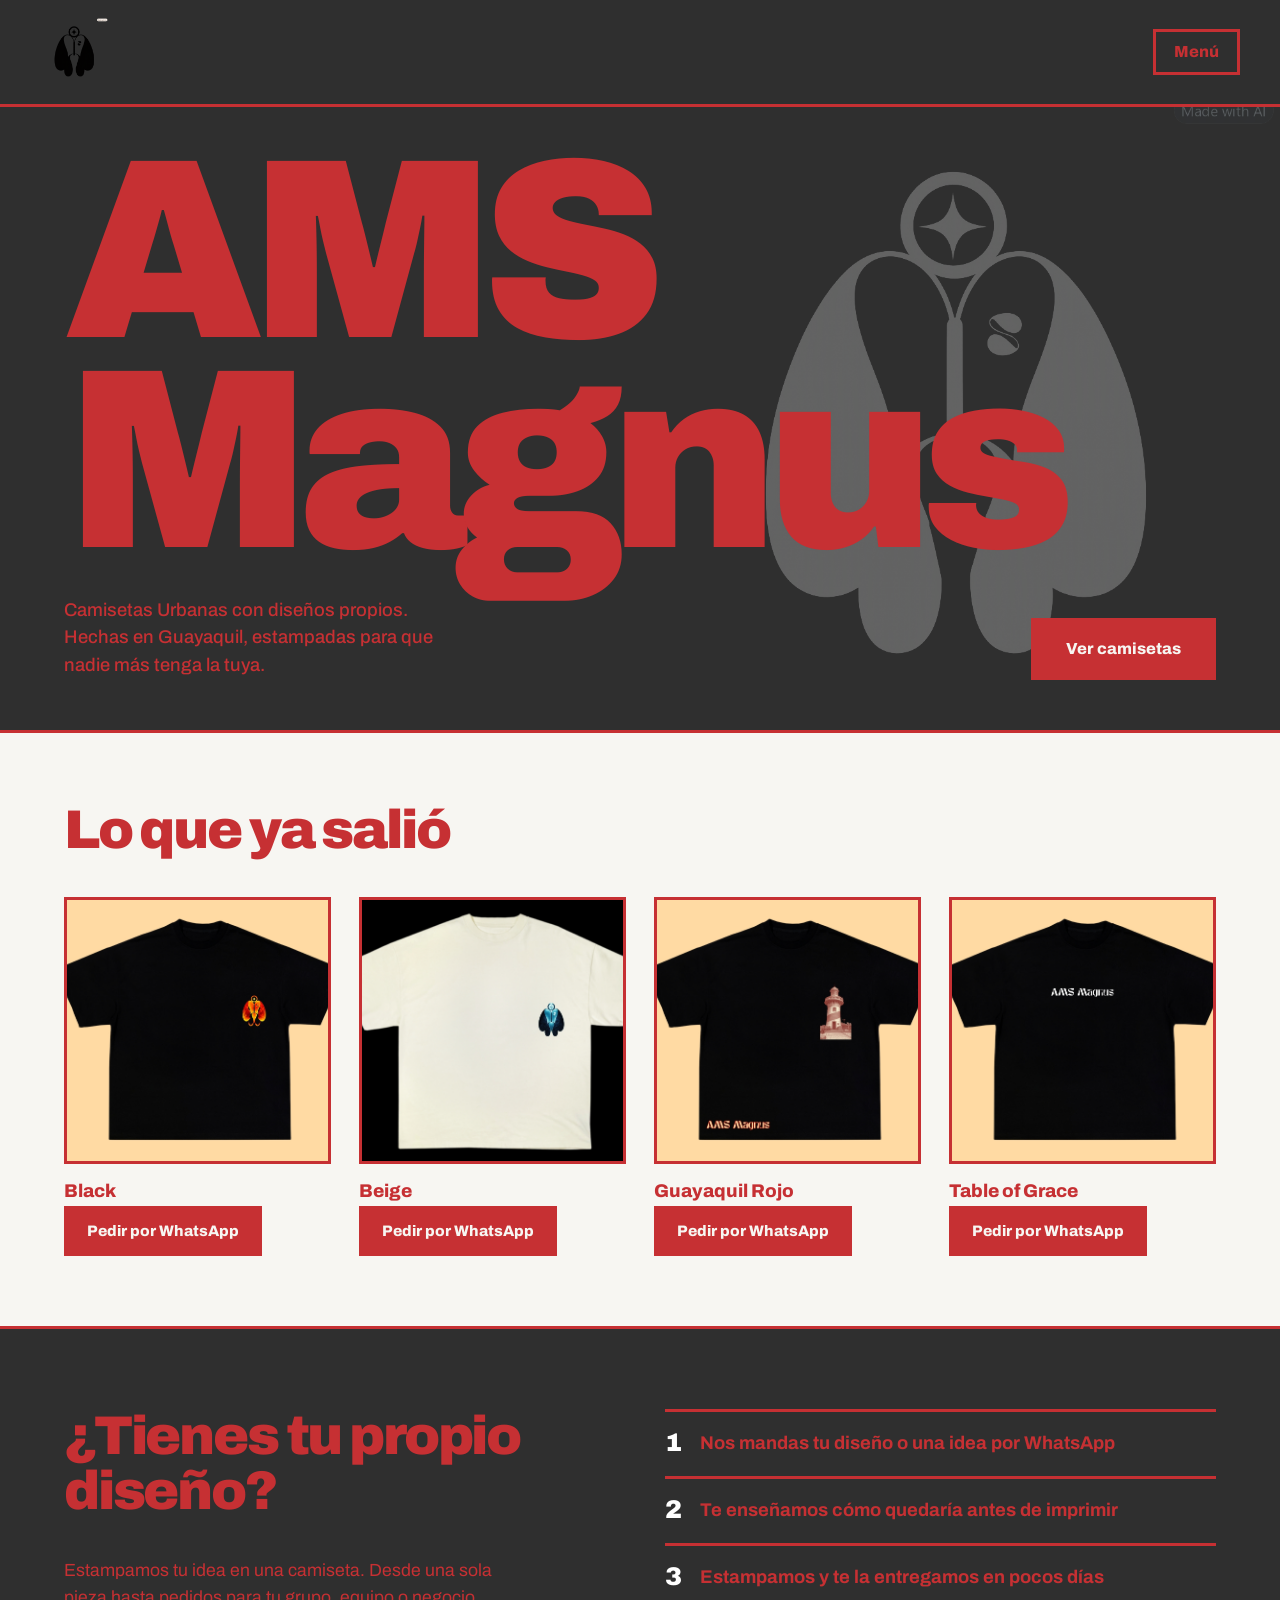
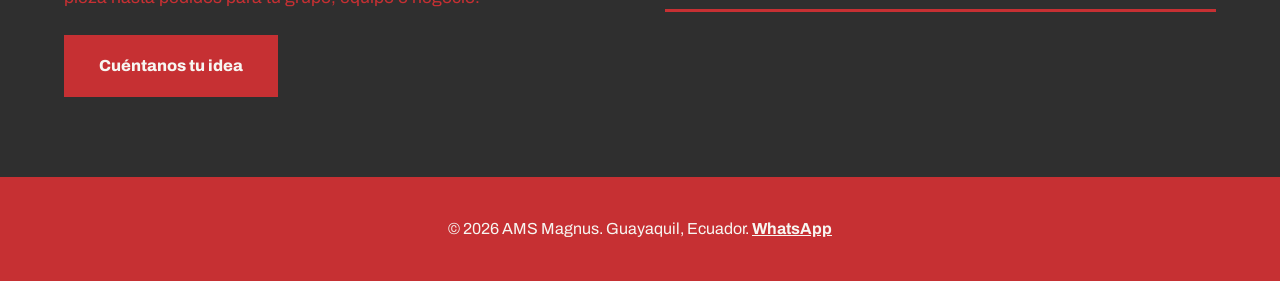
<file: index.html>
<!DOCTYPE html>
<html lang="es">
<head>
    <meta charset="UTF-8">
    <meta name="viewport" content="width=device-width, initial-scale=1.0">
    <title>AMS Magnus | El Magnifico Mundo Urbano</title>
    <link rel="stylesheet" href="https://fonts.googleapis.com/css2?family=Archivo:wght@400;500;700;800;900&display=swap">
    <link rel="stylesheet" href="estilo.css">
</head>
<body>
 
    <!-- ===== HEADER ===== -->
    <header>
        <div class="wrap nav">
    <a href="#inicio" class="marca">
    <img src="BCO.b46b9cf1-3816-4291-b8f0-03fa58657115.png" alt="AMS Magnus">
    </a>
            <button id="btn-menu" class="btn-menu" aria-expanded="false" aria-controls="panel">Menú</button>
        </div>
    </header>
 
    <!-- ===== HERO ===== -->
    <section id="inicio" class="hero">
        <div class="wrap">
            <h1>AMS<br>Magnus</h1>
            <div class="hero-fila">
                <p>Camisetas Urbanas con diseños propios. Hechas en Guayaquil, estampadas para que nadie más tenga la tuya.</p>
                <a href="#coleccion" class="btn">Ver camisetas</a>
            </div>
        </div>
    </section>
 
    <!-- ===== COLECCIÓN ===== -->
    <!-- PENDIENTE: reemplaza cada .camiseta por <img src="foto.jpg"> con fotos reales -->
    <section id="coleccion" class="coleccion">
        <div class="wrap">
            <h2>Lo que ya salió</h2>
            <div class="grid" id="grid-coleccion"></div>
        </div>
    </section>
 
    <!-- ===== PERSONALIZADAS ===== -->
    <section id="personalizadas" class="custom">
        <div class="wrap custom-flex">
            <div>
                <h2>¿Tienes tu propio diseño?</h2>
                <p>Estampamos tu idea en una camiseta. Desde una sola pieza hasta pedidos para tu grupo, equipo o negocio.</p>
                <a href="https://wa.me/593979187799?text=Hola%2C%20quiero%20una%20camiseta%20personalizada" class="btn">Cuéntanos tu idea</a>
            </div>
            <ol>
                <li>Nos mandas tu diseño o una idea por WhatsApp</li>
                <li>Te enseñamos cómo quedaría antes de imprimir</li>
                <li>Estampamos y te la entregamos en pocos días</li>
            </ol>
        </div>
    </section>
 
    <!-- ===== FOOTER ===== -->
    <footer>
        <p>&copy; 2026 AMS Magnus. Guayaquil, Ecuador. <a href="https://wa.me/593979187799">WhatsApp</a></p>
    </footer>
 <div id="panel-fondo" class="panel-fondo"></div>

<aside id="panel" class="panel" aria-label="Menú principal">
    <div class="panel-cabecera">
        <strong>AMS Magnus</strong>
        <button id="cerrar-panel" class="cerrar" aria-label="Cerrar menú">&times;</button>
    </div>

    <nav class="panel-menu">
        <a href="#inicio">Inicio</a>
        <a href="#coleccion">Colección</a>
        <a href="#personalizadas">Personalizadas</a>
    </nav>

    <h3>Catálogo</h3>
    <nav class="panel-catalogo" id="panel-catalogo"></nav>

    <a href="modelos.html" class="btn panel-vermas">Ver más modelos</a>
    <a href="https://wa.me/593979187799?text=Hola%2C%20quiero%20informaci%C3%B3n%20de%20las%20camisetas" class="btn panel-wsp">Escríbenos</a>
</aside>

<script src="catalogo.js"></script>
<script src="java.js"></script>
</body>
</html>
</file>
<file: estilo.css>
/* ---------- 1. VARIABLES (cambia aquí los colores de tu marca) ---------- */
:root {
    --concreto: #2f2f2f;
    --tinta: #c63033;
    --gray: #ffffff;
    --blanco: #f7f6f2;
    --rojo: #c63033;
    --fuente: 'Archivo', 'Helvetica Neue', Arial, sans-serif;
}
 
/* ---------- 2. BASE ---------- */
* { margin: 0; padding: 0; box-sizing: border-box; }
 
body {
    font-family: var(--fuente);
    background: var(--concreto);
    color: var(--tinta);
    line-height: 1.5;
}
 
a:focus-visible, .btn:focus-visible { outline: 3px solid var(--cobalto); outline-offset: 3px; }
 
.wrap { max-width: 1200px; margin: 0 auto; padding: 0 24px; }
 
/* silueta de camiseta hecha solo con CSS (se reemplaza por fotos reales) */
.camiseta {
    clip-path: polygon(30% 0, 38% 0, 50% 9%, 62% 0, 70% 0, 100% 18%, 88% 38%, 76% 30%, 76% 100%, 24% 100%, 24% 30%, 12% 38%, 0 18%);
}
 
/* ---------- 3. HEADER ---------- */
header { border-bottom: 3px solid var(--tinta); }
 
.nav { display: flex; justify-content: space-between; align-items: center; padding: 18px 0; }
.marca { font-weight: 900; font-size: 1.4rem; letter-spacing: -1px; text-decoration: none; color: var(--tinta); }
.marca img {
    height: 68px;
    width: auto;
    display: block;
}
.nav a.link { color: var(--blanco); font-weight: 700; text-decoration: underline; text-underline-offset: 5px; }
 
/* ---------- 4. HERO ---------- */
.hero { position: relative; overflow: hidden; padding: 40px 0 0; }
.hero::before {
    content: "";
    position: absolute;
    inset: 0;
    background: url("BCO.b46b9cf1-3816-4291-b8f0-03fa58657115.png") right center / auto 105% no-repeat;
    filter: invert(1);
    mix-blend-mode: screen;
    opacity: 0.25;
    z-index: 0;
}
.hero h1 {
    font-weight: 900;
    font-size: clamp(4.5rem, 20vw, 17rem);
    line-height: 0.82;
    letter-spacing: -0.06em;
    position: relative;
    z-index: 2;
}
 
.hero-fila { display: flex; align-items: flex-end; justify-content: space-between; gap: 30px; flex-wrap: wrap; padding: 30px 0 50px; position: relative; z-index: 2; }
.hero p { max-width: 380px; font-size: 1.15rem; font-weight: 500; }
 

.hero .wrap { position: relative; }
 
.btn {
    display: inline-block;
    background: var(--tinta);
    color: var(--blanco);
    padding: 16px 32px;
    font-weight: 800;
    text-decoration: none;
    border: 3px solid var(--tinta);
    transition: background 0.2s, color 0.2s;
}
.btn:hover { background: var(--rojo); border-color: var(--rojo); }
 
/* ---------- 5. COLECCIÓN ---------- */
.coleccion { background: var(--blanco); border-top: 3px solid var(--tinta); border-bottom: 3px solid var(--tinta); padding: 70px 0; }
.coleccion h2, .custom h2 { font-weight: 900; font-size: clamp(2rem, 5vw, 3.4rem); letter-spacing: -0.04em; line-height: 1; margin-bottom: 40px; }
 
.grid { display: grid; grid-template-columns: repeat(auto-fit, minmax(240px, 1fr)); gap: 28px; }
 
.producto .foto { aspect-ratio: 1 / 1; background: var(--concreto); display: flex; align-items: center; justify-content: center; border: 3px solid var(--tinta); }
.foto img {
    width: 100%;
    height: 100%;
    object-fit: cover;
    display: block;
}
.producto .camiseta { width: 78%; height: 78%; }
.c1 { background: var(--tinta); }
.c2 { background: var(--rojo); }
.c3 { background: var(--gray); }
.c4 { background: var(--blanco); outline: 3px solid var(--tinta); outline-offset: -3px; }
 
.producto h3 { font-size: 1.15rem; font-weight: 800; margin-top: 14px; }
.producto .detalle { color: #555; font-size: 0.92rem; }
.producto .precio { font-weight: 900; font-size: 1.3rem; margin: 6px 0 12px; }
.producto .btn { padding: 11px 20px; font-size: 0.95rem; }
.producto .foto { overflow: hidden; }
.foto img { transform: scale(1.3); }
 
/* ---------- 6. PERSONALIZADAS ---------- */
.custom { padding: 80px 0; }
.custom-flex { display: grid; grid-template-columns: 1fr 1fr; gap: 50px; align-items: start; }
.custom p { font-size: 1.1rem; margin-bottom: 24px; max-width: 460px; }
.custom ol { list-style: none; counter-reset: paso; }
.custom li { counter-increment: paso; border-top: 3px solid var(--tinta); padding: 18px 0; font-weight: 700; font-size: 1.15rem; display: flex; gap: 18px; }
.custom li::before { content: counter(paso); font-weight: 900; color: var(--gray); font-size: 1.6rem; line-height: 1; }
.custom li:last-child { border-bottom: 3px solid var(--tinta); }
 
/* ---------- 7. FOOTER ---------- */
footer { background: var(--tinta); color: var(--blanco); padding: 40px 0; text-align: center; }
footer a { color: var(--blanco); font-weight: 700; }
 
/* ---------- 8. RESPONSIVE ---------- */
@media (max-width: 800px) {
    .custom-flex { grid-template-columns: 1fr; gap: 30px; }
    .hero-camiseta { right: -20%; top: 14%; width: 80vw; }
}

/* ---------- PANEL DE MENÚ ---------- */
:root { --panel: #1c1c1c; }

.btn-menu {
    background: none;
    border: 3px solid currentColor;
    color: inherit;
    font: inherit;
    font-weight: 800;
    padding: 8px 18px;
    cursor: pointer;
}

.panel {
    position: fixed;
    top: 0;
    right: -420px;
    width: min(380px, 88vw);
    height: 100vh;
    background: var(--panel);
    color: #fff;
    z-index: 2000;
    padding: 28px;
    overflow-y: auto;
    visibility: hidden;
    transition: right 0.4s ease, visibility 0.4s;
}
.panel.activo { right: 0; visibility: visible; }

.panel-fondo {
    position: fixed;
    inset: 0;
    background: rgba(0, 0, 0, 0.55);
    opacity: 0;
    pointer-events: none;
    transition: opacity 0.3s;
    z-index: 1500;
}
.panel-fondo.activo { opacity: 1; pointer-events: auto; }

.panel-cabecera { display: flex; justify-content: space-between; align-items: center; margin-bottom: 28px; }
.panel-cabecera strong { font-weight: 900; font-size: 1.3rem; }
.cerrar { background: none; border: none; color: #fff; font-size: 2.2rem; line-height: 1; cursor: pointer; }

.panel h3 { font-size: 1rem; color: #aaa; font-weight: 700; margin: 30px 0 10px; }

.panel-menu a {
    display: block;
    padding: 14px 0;
    border-bottom: 1px solid #444;
    color: #fff;
    font-weight: 800;
    font-size: 1.4rem;
    text-decoration: none;
}

.panel-catalogo a {
    display: flex;
    align-items: center;
    gap: 14px;
    padding: 10px 0;
    color: #fff;
    font-weight: 700;
    text-decoration: none;
}
.panel-catalogo img { width: 56px; height: 56px; object-fit: cover; border: 2px solid #fff; }

.panel .btn { background: #fff; color: #151515; border-color: #fff; }
.panel-wsp { display: block; margin-top: 30px; text-align: center; }

.panel a:focus-visible, .panel button:focus-visible, .btn-menu:focus-visible { outline: 3px solid #fff; outline-offset: 3px; }

@media (prefers-reduced-motion: reduce) {
    .panel, .panel-fondo { transition: none; }
}
/* ---------- MÁS MODELOS ---------- */
.mas { border-top: 0; background: var(--concreto); }

.panel .panel-vermas {
    display: block;
    margin-top: 16px;
    text-align: center;
    background: transparent;
    color: #fff;
    border-color: #fff;
}
.panel .panel-vermas:hover { background: #fff; color: #151515; }
/* ---------- PÁGINA DE MODELOS ---------- */
.pagina-modelos { border-top: 0; min-height: 70vh; padding-top: 40px; }

.titulo-pagina {
    font-weight: 900;
    font-size: clamp(2.2rem, 6vw, 4.5rem);
    letter-spacing: -0.04em;
    line-height: 1;
    margin-bottom: 36px;
}

.volver { display: inline-block; margin-bottom: 18px; font-weight: 700; color: inherit; }

.pagina-modelos .grid {
    grid-template-columns: repeat(auto-fill, minmax(220px, 1fr));
    gap: 22px;
}
/* ---------- DETALLE DE CAMISETA ---------- */
.tarjeta-link { display: block; color: inherit; text-decoration: none; }
.fotos-detalle { display: grid; grid-template-columns: repeat(auto-fit, minmax(min(100%, 300px), 1fr)); gap: 24px; margin: 24px 0 32px; }
.fotos-detalle figure { margin: 0; }
.fotos-detalle img { width: 100%; display: block; border: 3px solid var(--tinta); }
.fotos-detalle figcaption { font-weight: 700; margin-top: 8px; }
</file>
